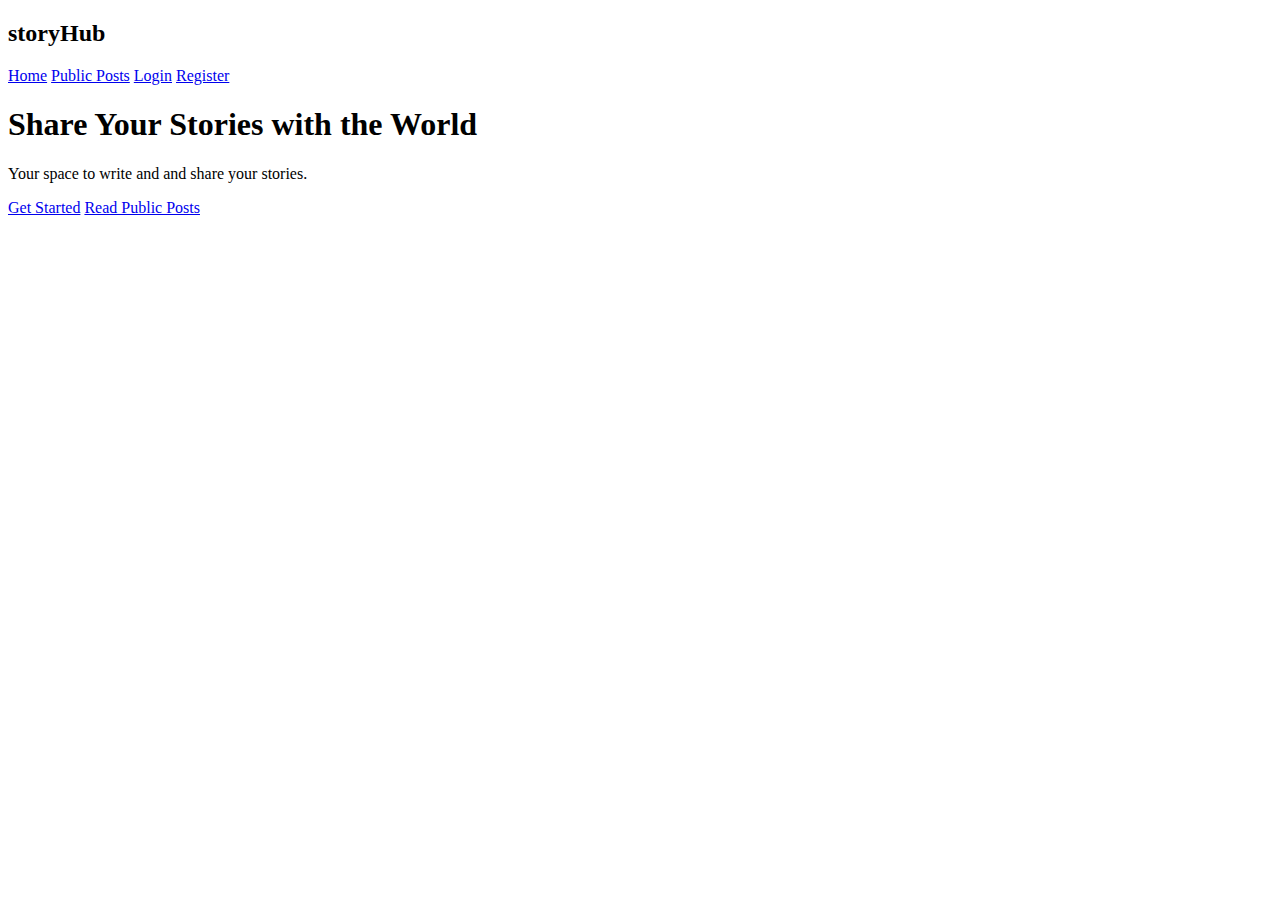
<file: index.html>
<!DOCTYPE html>
<html lang="en">
<head>
    <meta charset="UTF-8">
    <meta name="viewport" content="width=device-width, initial-scale=1.0">
    <title>storyHub - Your Personal Blog</title>
</head>
<body>
    <!-- Navigation bar -->
     <nav class="navbar">
        <div class="nav-container">
            <div class="nav-log">
                <h2>storyHub</h2>
            </div>
            <div class="nav-menu">
                <a href="index.html" class="nav-link">Home</a>
                <a href="#publicPosts.html" class="nav-link">Public Posts</a>
                <a href="#login.html" class="nav-link">Login</a>
                <a href="#signUp.html" class="nav-link">Register</a>       
            </div>
        </div>
     </nav>

     <!-- Hero Section -->
     <section class="hero">
        <div class="hero-container">
            <h1 class="hero-title">Share Your Stories with the World</h1>
            <p class="hero-subtitle">Your space to write and and share your stories.</p>
            <div class="hero-buttons">
                <a href="signUp.html" class="btn btn-primary">Get Started</a>
                <a href="publicPosts.html" class="btn btn-secondary">Read Public Posts</a>
            </div>
        </div>
     </section>
    </body>
</html>
</file>
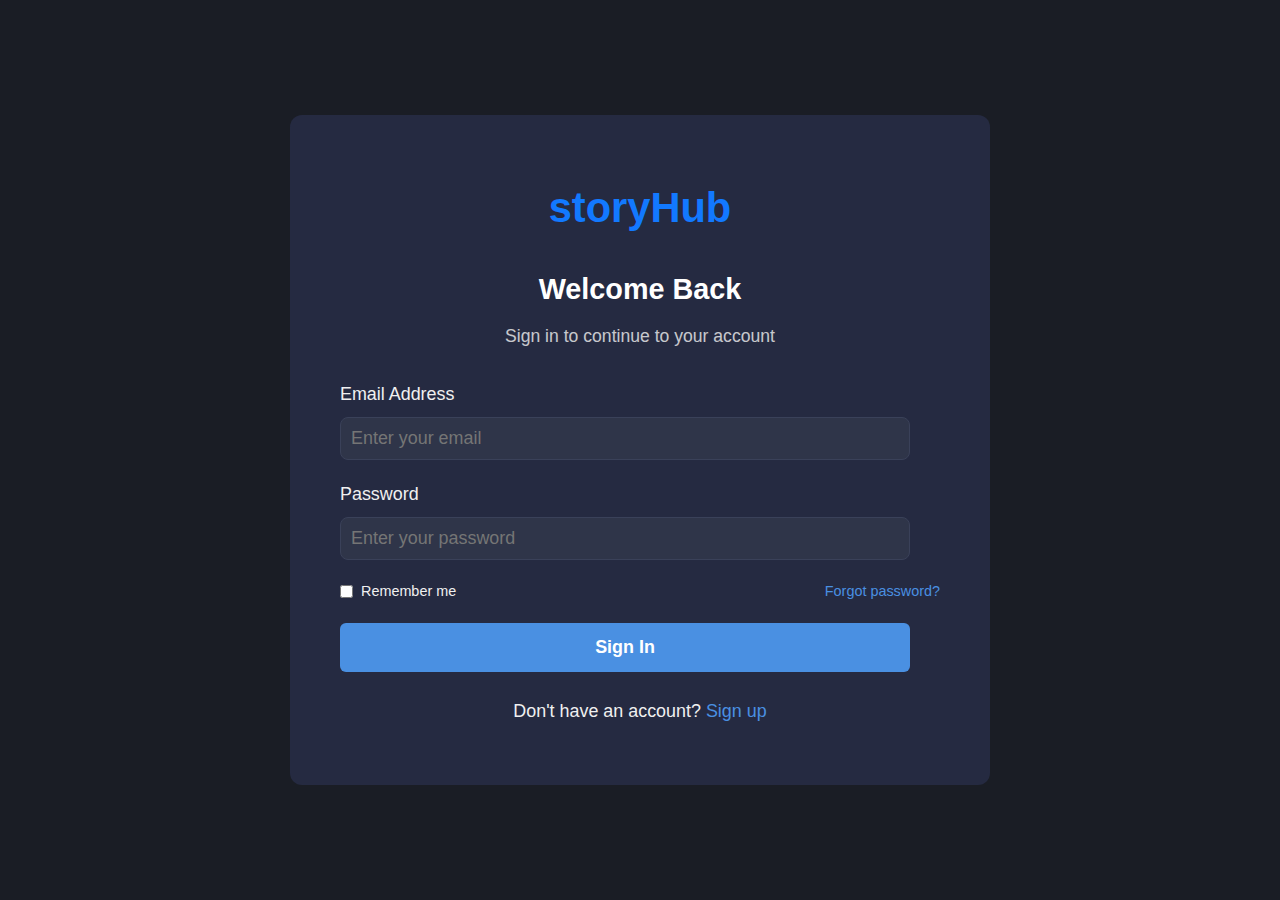
<file: login.html>
<!DOCTYPE html>
<html lang="en">
<head>
    <meta charset="UTF-8">
    <meta name="viewport" content="width=device-width, initial-scale=1.0">
    <title>storyHub - Sign In</title>
    <link rel="stylesheet" href="blog-styles.css">
</head>
<body id="signUp-body">
    <div class="acc-container"> 
        <div class="form-section">
            <div class="logo">
                <h1>storyHub</h1>
            </div>
            <h2 id="sub-head">Welcome Back</h2>
            <p class="head-subtitle">Sign in to continue to your account</p>

            <form action="" id="signup-form" method="post">
                <!-- Email input field-->
                <div class="form-group">
                    <label for="email">Email Address</label>
                    <input type="email" id="email" name="email" placeholder="Enter your email" required>
                </div>
                
                <!-- Password input field -->
                <div class="form-group">
                    <label for="password">Password</label>
                    <input type="password" id="password" name="password" placeholder="Enter your password" required>
                </div>

                <div class="options">
                    <!-- Checkbox input field -->
                    <div class="remember">
                        <input type="checkbox" id="remember" name="remember" required>
                        <label for="remember">Remember me</label>
                    </div>
                    <a href="#" class="forgot-password">Forgot password?</a>
                </div>

                <!-- Submit button -->
                <button type="submit" class="form-btn">Sign In</button>

                <!-- Login link -->
                 <div class="login-link">
                    Don't have an account? <a href="/signUp.html">Sign up</a>
                 </div>
            </form>
        </div>
    </div>
</body>
</html>
</file>
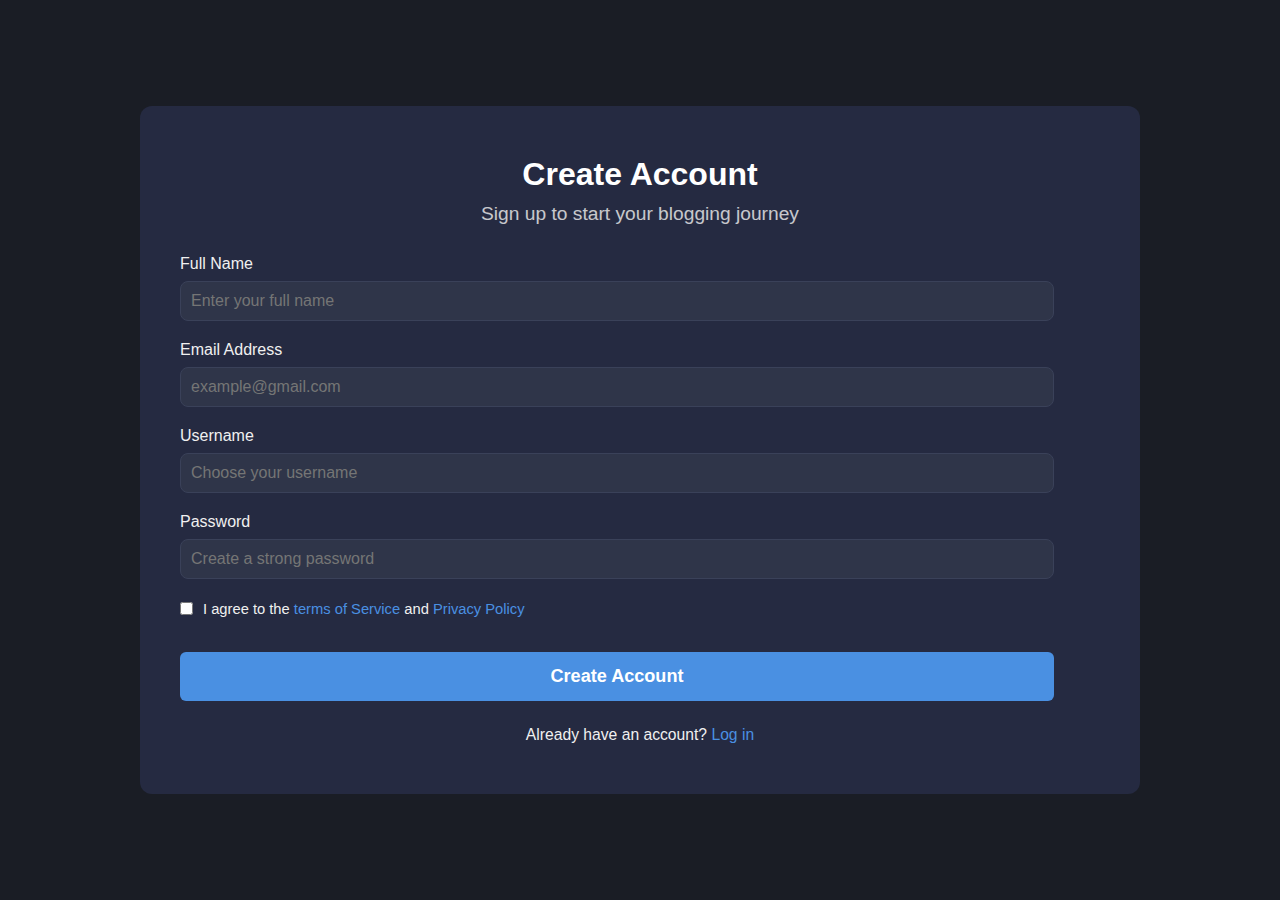
<file: signUp.html>
<!DOCTYPE html>
<html lang="en">
<head>
    <meta charset="UTF-8">
    <meta name="viewport" content="width=device-width, initial-scale=1.0">
    <title>storyHub - Create your account</title>
    <link rel="stylesheet" href="sign-up.css">
</head>
<body>
    <div class="container">
        <div class="form-section">
            <h2>Create Account</h2>
            <p class="subtitle">Sign up to start your blogging journey</p>

            <form action="" id="signup-form" method="post">
                <!-- Full Name input field -->
                <div class="form-group">
                    <label for="fullname">Full Name</label>
                    <input type="text" id="fullname" name="fullname" placeholder="Enter your full name" required>
                </div>

                <!-- Email input field-->
                <div class="form-group">
                    <label for="email">Email Address</label>
                    <input type="email" id="email" name="email" placeholder="example@gmail.com" required>
                </div>
                
                <!-- Username input field -->
                <div class="form-group">
                    <label for="username">Username</label>
                    <input type="text" id="username" name="username" placeholder="Choose your username" required>
                </div>

                <!-- Password input field -->
                <div class="form-group">
                    <label for="password">Password</label>
                    <input type="password" id="password" name="password" placeholder="Create a strong password" required>
                </div>

                <!-- Checkbox input field -->
                <div class="checkbox-group">
                    <input type="checkbox" id="terms" name="terms" required>
                    <label for="terms">I agree to the <a href="#" class="terms-link">terms of Service</a> and <a href="#" class="terms-link">Privacy Policy</a></label>
                </div>

                <!-- Submit button -->
                <button type="submit" class="btn">Create Account</button>

                <!-- Login link -->
                 <div class="login-link">
                    Already have an account? <a href="#">Log in</a>
                 </div>
            </form>
        </div>
    </div>
</body>
</html>
</file>
<file: blog-styles.css>
* {
    margin: 0;
    padding: 0;
    box-sizing: border-box;
}

body {
    font-family: "Poppins", Arial, sans-serif;
    background-color: #1a1d25;
    color: #f0f0f0;
    line-height: 1.6;
}

.navbar {
    background-color: #252a41;
    color: #fff;
    padding: 15px 0;
}

.nav-container {
    width: 90%;
    margin: 0 auto;
    display: flex;
    align-items: center;
    justify-content: space-between;
}

.nav-logo h2 {
    font-size: 2rem;
    font-weight: 600;
    color: #1279ff;
}

.nav-menu {
    display: flex;
    flex-direction: column;
    gap: 0.3rem;
}

.nav-link {
    color: #f0f0f0;
    text-decoration: none;
    font-weight: 500;
    transition: color 0.3s;
}

.nav-link:hover {
    color: #1279ff;
}

.hero {
    background: linear-gradient(135deg, #2d5b8a, #1e3a5f);    
    color: #fff;
    text-align: center;
    padding: 90px 30px;
    border-bottom: 3px solid #3a4159;
}

.hero-title {
    font-size: 1.5rem;
    margin-bottom: 10px;
}

.hero-subtitle {
    font-size: 1.0rem;
    margin-bottom: 20px;
}

.hero-buttons {
    display: flex;
    flex-direction: column;
    gap: 1.2rem;
}

.btn {
    display: inline-block;
    padding: 10px 20px;
    border-radius: 8px;
    text-decoration: none;
    font-weight: bold;
    transition: all 0.3s ease;
}

.btn-primary {
    background-color: #4a90e2;
    color: white;
    border: 2px solid #4a90e2;
}

.btn-secondary {
    background-color: transparent;
    border: 2px solid #fff;
    color: #fff;
}

.btn-primary:hover {
    background-color: #3a7bc8;
    color: white;
    border-color: #3a7bc8;
    transform: translateY(-2px);
}

.btn-secondary:hover {
    background-color: #fff;
    color: #2d5b8a;
    border-color: #fff;
    transform: translateY(-2px);
}

.features {
    padding: 50px 20px;
    background-color: #252a41;
}

.section-title {
    text-align: center;
    font-size: 2rem;
    margin-bottom: 30px;
    color: #fff;
}

.features-grid {
    display: grid;
    grid-template-columns: repeat(auto-fit, minmax(250px, 1fr));
    gap: 20px;
    max-width: 900px;
    margin: 0 auto;
}

.feature-card {
    background-color: #2f3549;
    padding: 25px;
    border-radius: 12px;
    text-align: center;
    transition: transform 0.2s ease, box-shadow 0.2s ease;
    border: 1px solid #3a4159;
}

.feature-card:hover {
    transform: translateY(-6px);
    box-shadow: 0 10px 30px rgba(0, 0, 0, 0.3);
}

.footer {
    text-align: center;
    padding: 15px;
    background-color: #252a41;
    color: #fff;
    margin-top: 30px;
    font-size: 0.9rem;
}

#signUp-body {
    margin: 0;
    display: flex;
    justify-content: center;
    align-items: center;
    min-height: 100vh;
    padding: 30px 40px;
}

.acc-container {
    display: flex;
    max-width: 700px;
    width: 85%;
    background-color: #252a41;
    border-radius: 12px;
    overflow: hidden;
    box-shadow: 0 10px 30px rgba(0, 0, 0, 0,3);
    margin: 0;
}

.form-section {
    flex: 1;
    padding: 20px 10px;
}

#sub-head {
    font-size: 1.8rem;
    margin-bottom: 10px;
    color: white;
    text-align: center;
}

.head-subtitle {
    margin-bottom: 30px;
    opacity: 0.8;
    font-size: 1.1rem;
    text-align: center;
}

.form-group {
    margin-bottom: 20px;
}

label {
    display: block;
    margin-bottom: 8px;
    font-weight: 500;
}

input {
    width: 95%;
    padding: 10px;
    background-color: #2f3549;
    border: 1px solid #3a4159;
    border-radius: 8px;
    color: white;
    font-size: 1rem;
    transition: all 0.3s ease;
}

input:focus {
    outline: none;
    border-color: #4a90e2;
    box-shadow: 0 0 0 2px rgba(74, 144, 226, 0.2);
}

.checkbox-group {
    display: flex;
    align-items: flex-start;
    margin-bottom: 25px;
}

.checkbox-group input {
    width: auto;
    margin-right: 10px;
    margin-top: 3px;
}

.checkbox-group label {
    font-size: 0.92rem;
    line-height: 1.4;
}

.terms-link {
    color: #4a90e2;
    text-decoration: none;
}

.terms-link:hover {
    text-decoration: underline;
}

.form-btn {
    width: 95%;
    padding: 14px;
    background-color: #4a90e2;
    color: white;
    border: none;
    border-radius: 6px;
    font-size: 1rem;
    font-weight: 600;
    cursor: pointer;
    transition: background-color 0.3s ease;
}

.form-btn:hover {
    background-color: #3a7bc9;
}

.login-link {
    text-align: center;
    margin-top: 25px;
    font-size: 0.98rem;
}

.login-link a {
    color: #4a90e2;
    text-decoration: none;
    font-weight: 500;
}

.login-link a:hover {
    text-decoration: underline;
}

.logo {
    text-align: center;
    margin-bottom: 25px;
}
.logo h1 {
    font-size: 2.6rem;
    font-weight: 700;
    color: #1279ff;
    display: flex;
    justify-content: center;
    align-items: center;
    gap: 10px;
}

.options {
    display: flex;
    justify-content: space-between;
    align-items: center;
    margin-bottom: 20px;
    flex-direction: column;
    gap: 10px;

}

.remember {
    display: flex;
    align-items: center;
    gap: 8px;
}
.remember input {
    width: auto;
}
.remember label {
    margin-bottom: 0;
    font-size: 0.9rem;
}

.forgot-password {
    color: #4a90e2;
    text-decoration: none;
    font-size: 0.9rem;
}
.forgot-password:hover {
    text-decoration: underline;
}

/* Tablets screen size*/
@media (min-width: 481px) and (max-width: 992px) {
    .acc-container{
        flex-direction: column;
    }
    .nav-menu {
        flex-direction: row;
        gap: 0.3rem;
    }
    .hero-title {
        font-size: 2.0rem;
    }

    .hero-subtitle {
        font-size: 1.3rem;
    }

    .hero-buttons {
        flex-direction: row;
        justify-content: center;
        gap: 1.2rem;
    }
    .form-section {
        padding: 40px 30px;
    }
    .options {
        flex-direction: row;
        align-items: flex-start;
        gap: 10px;
    }
}

/* Desktop screen sizes, 1024px and above */
@media (min-width: 993px) {
    .acc-container {
        flex-direction: column;
    }
    .nav-menu {
        flex-direction: row;
        gap: 1.8rem;
    }
    .hero-title {
        font-size: 2.5rem;
    }

    .hero-subtitle {
    font-size: 1.6rem;
    }
    .hero-buttons {
        flex-direction: row;
        justify-content: center;
        gap: 1.2rem;
    }

    .form-section {
        padding: 60px 50px;
    }
    .form-group, 
    .checkbox-group, 
    .form-btn,
    .login-link,
    input {
        font-size: 1.12rem;
    }
    .options {
        flex-direction: row;
        align-items: flex-start;
        gap: 10px;
    }
}
</file>
<file: sign-up.css>
* {
    margin: 0;
    padding: 0;
    box-sizing: border-box;
    font-family: 'Segoe UI', Tahoma, Geneva, Verdana, sans-serif;
}

body {
    background-color: #1a1d25;
    color: #f0f0f0;
    display: flex;
    justify-content: center;
    align-items: center;
    min-height: 100vh;
    padding: 20px;
}

.container {
    display: flex;
    max-width: 1000px;
    width: 95%;
    background-color: #252a41;
    border-radius: 12px;
    overflow: hidden;
    box-shadow: 0 10px 30px rgba(0, 0, 0, 0,3);
}

.form-section {
    flex: 1;
    padding: 50px 40px;
}

h2 {
    font-size: 2rem;
    margin-bottom: 10px;
    color: white;
    text-align: center;
}

.subtitle {
    margin-bottom: 30px;
    opacity: 0.8;
    font-size: 1.2rem;
    text-align: center;
}

.form-group {
    margin-bottom: 20px;
}

label {
    display: block;
    margin-bottom: 8px;
    font-weight: 500;
}

input {
    width: 95%;
    padding: 10px;
    background-color: #2f3549;
    border: 1px solid #3a4159;
    border-radius: 8px;
    color: white;
    font-size: 1rem;
    transition: all 0.3s ease;
}

input:focus {
    outline: none;
    border-color: #4a90e2;
    box-shadow: 0 0 0 2px rgba(74, 144, 226, 0.2);
}

.checkbox-group {
    display: flex;
    align-items: flex-start;
    margin-bottom: 25px;
}

.checkbox-group input {
    width: auto;
    margin-right: 10px;
    margin-top: 3px;
}

.checkbox-group label {
    font-size: 0.92rem;
    line-height: 1.4;
}

.terms-link {
    color: #4a90e2;
    text-decoration: none;
}

.terms-link:hover {
    text-decoration: underline;
}

.btn {
    width: 95%;
    padding: 14px;
    background-color: #4a90e2;
    color: white;
    border: none;
    border-radius: 6px;
    font-size: 1.13rem;
    font-weight: 600;
    cursor: pointer;
    transition: background-color 0.3s ease;
}

.btn:hover {
    background-color: #3a7bc9;
}

.login-link {
    text-align: center;
    margin-top: 25px;
    font-size: 0.98rem;
}

.login-link a {
    color: #4a90e2;
    text-decoration: none;
    font-weight: 500;
}

.login-link a:hover {
    text-decoration: underline;
}

@media (max-width: 768px) {
    .container {
        flex-direction: column;
    }
    .form-section {
        padding: 40px 30px;
    }
}
</file>
